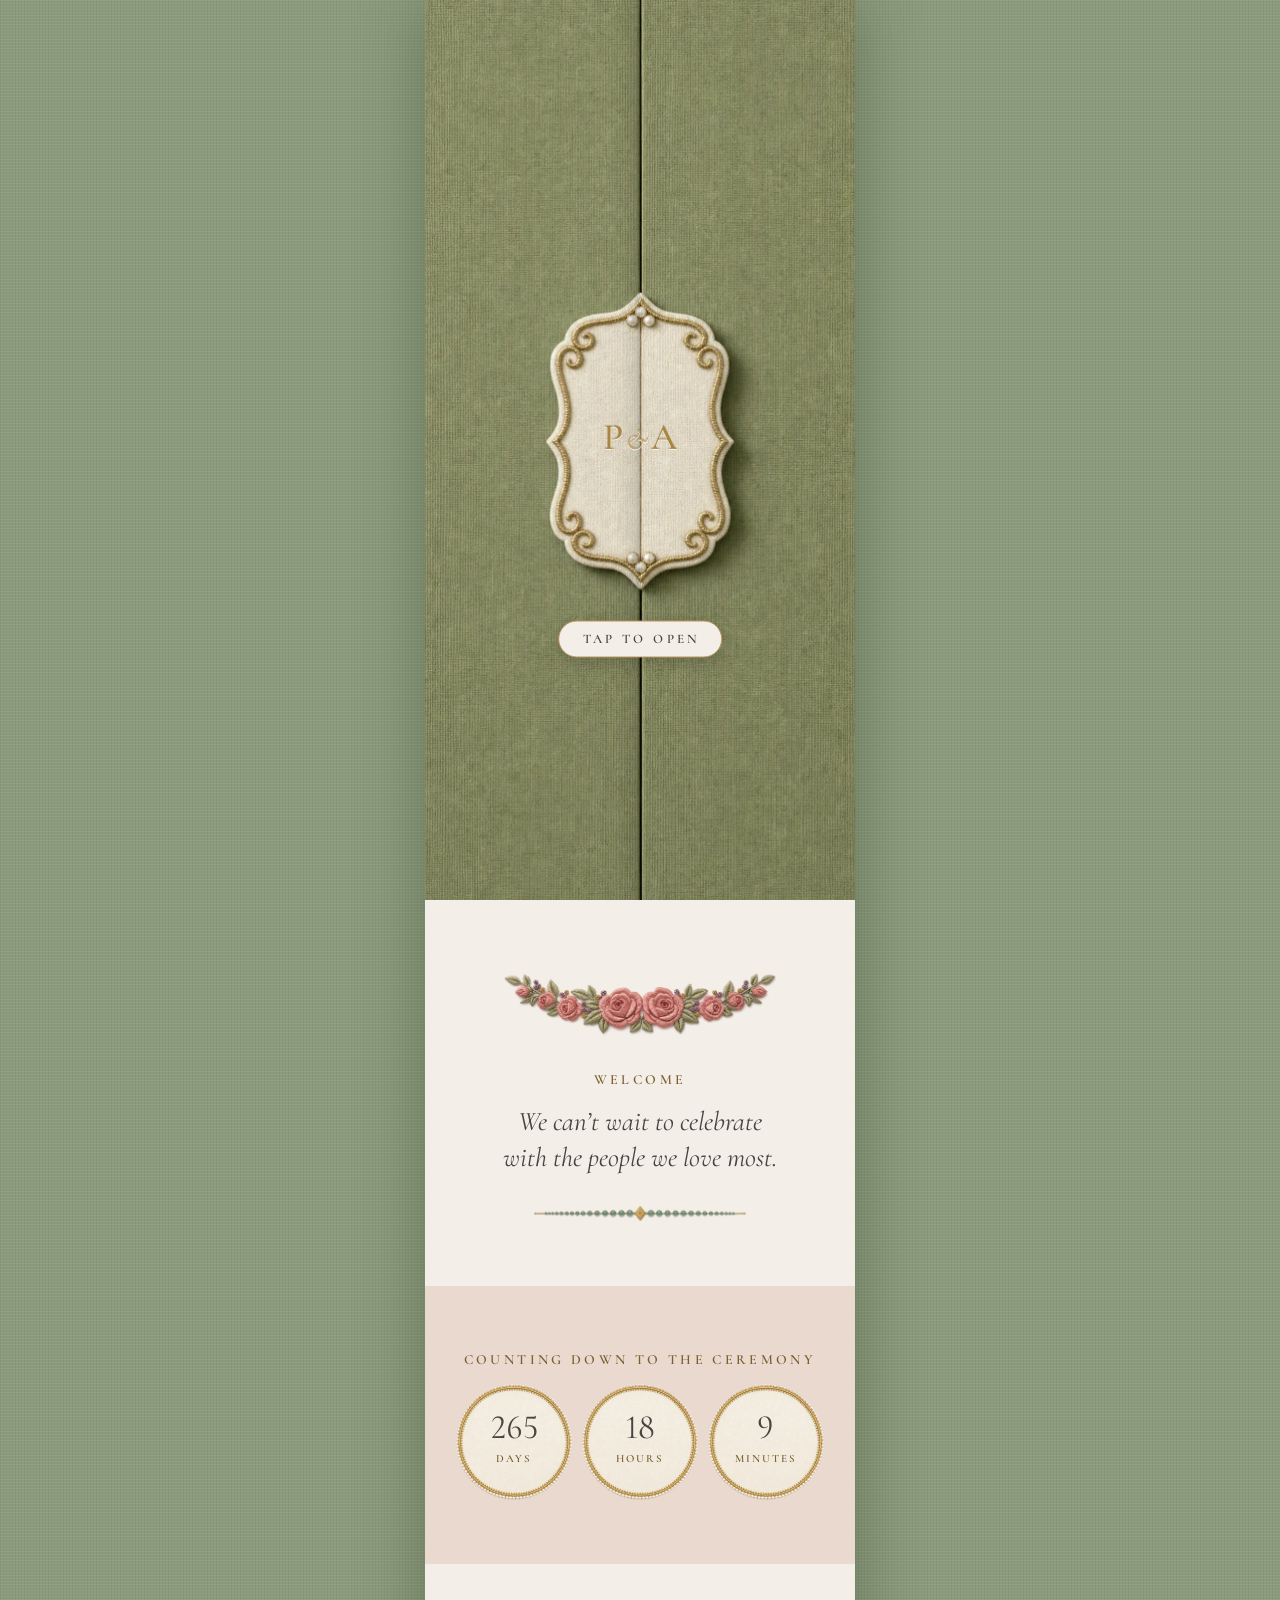
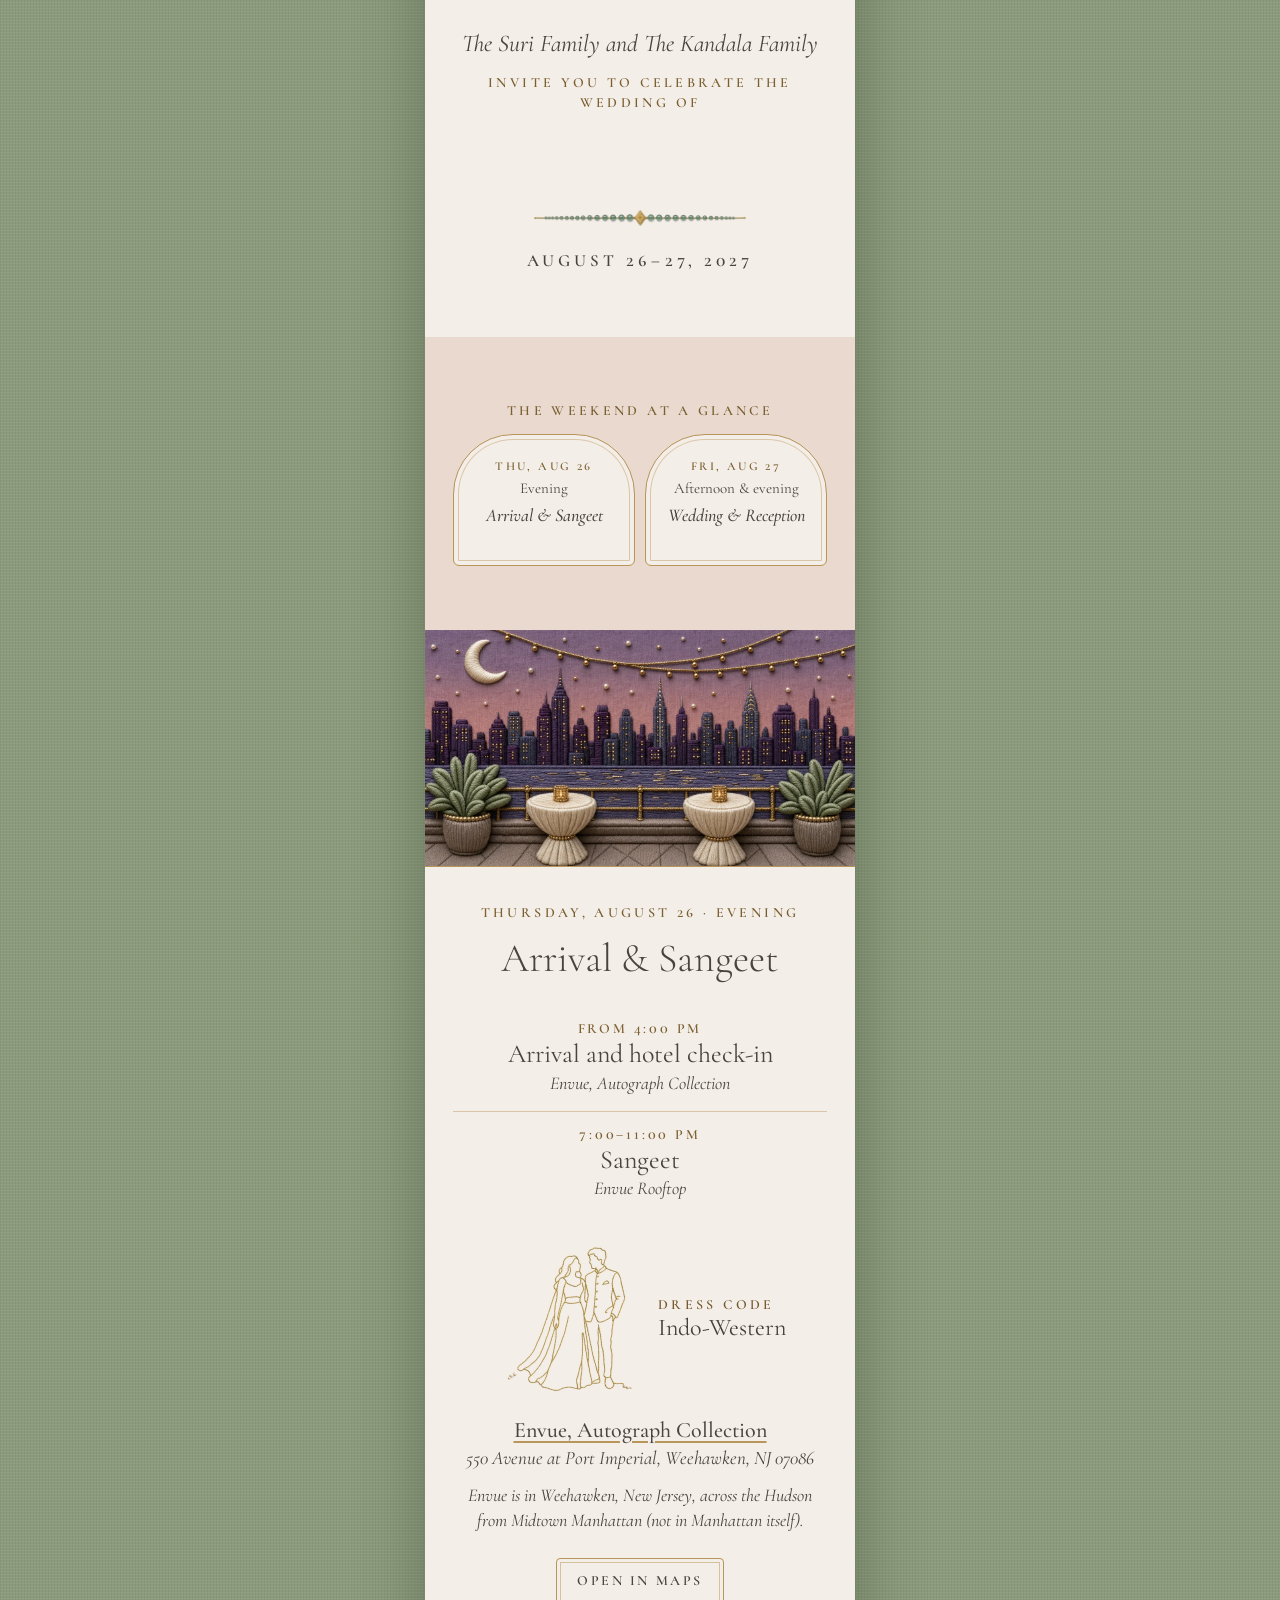
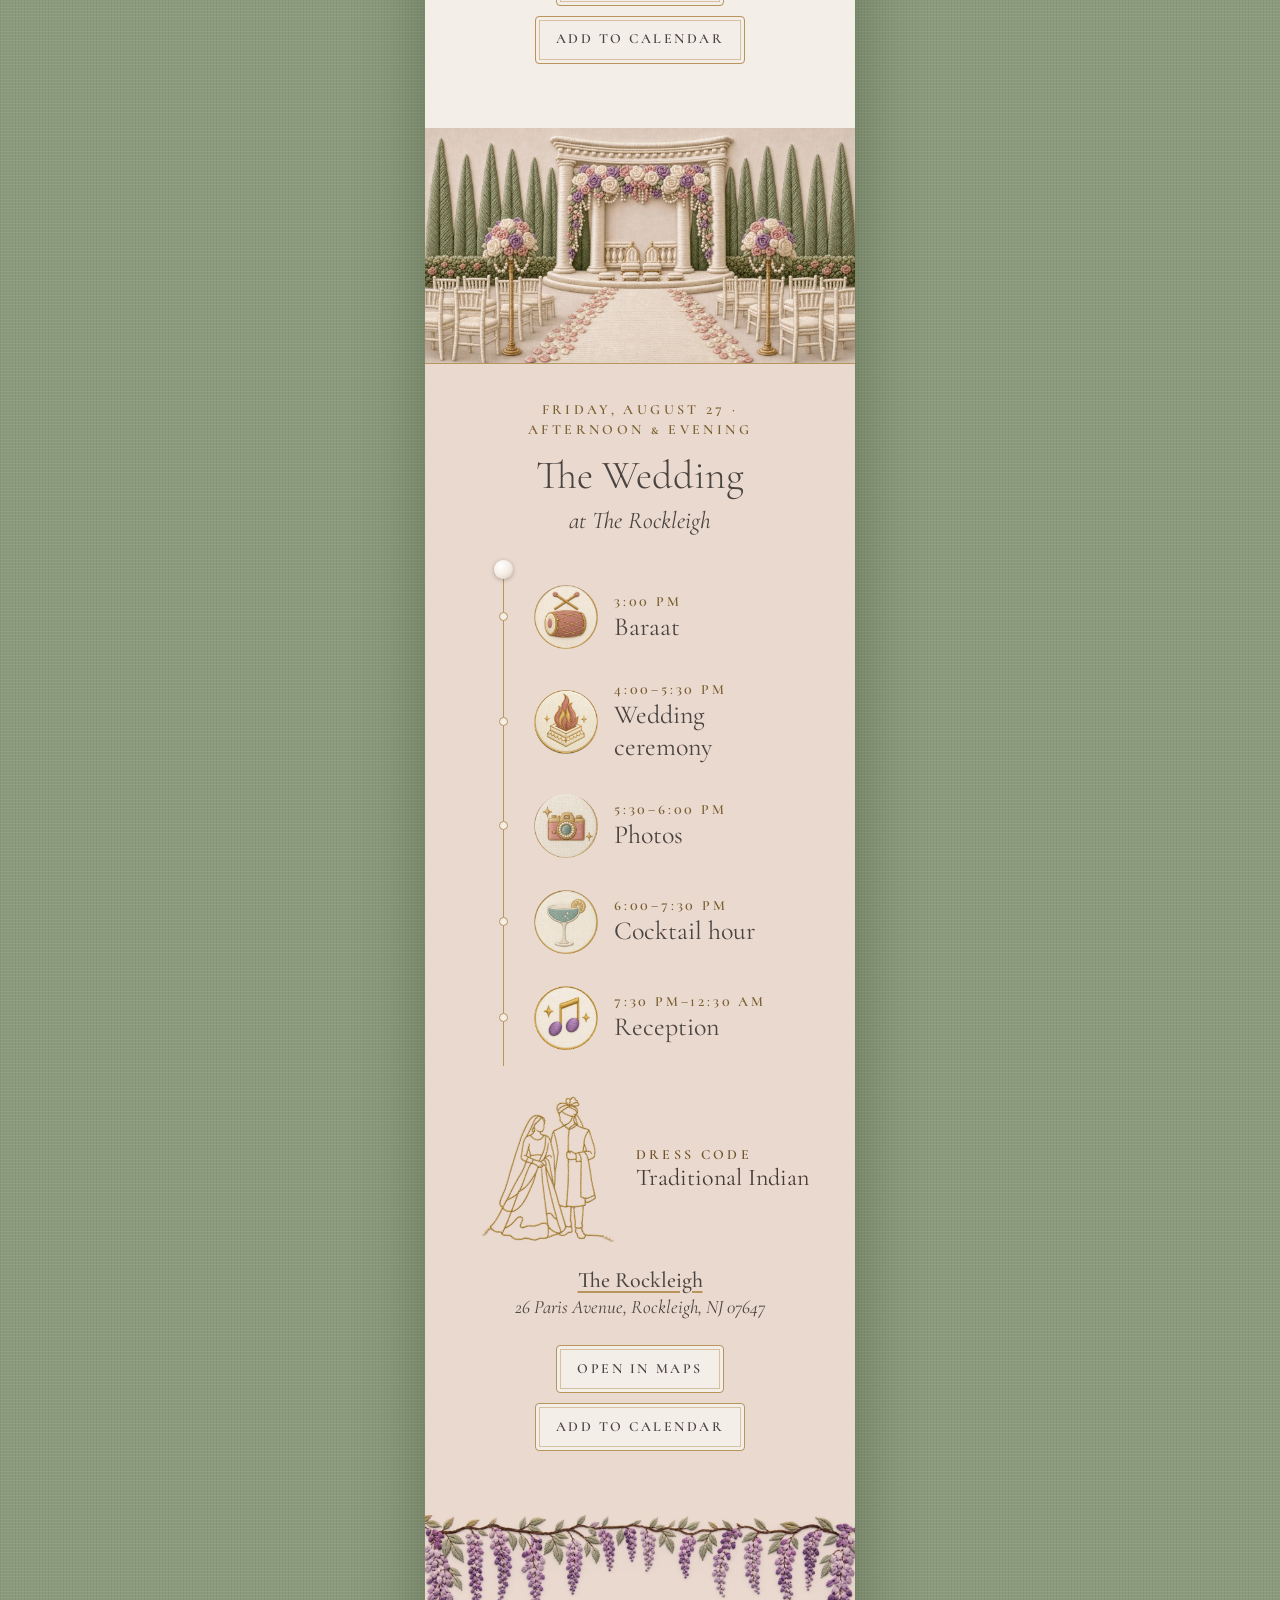
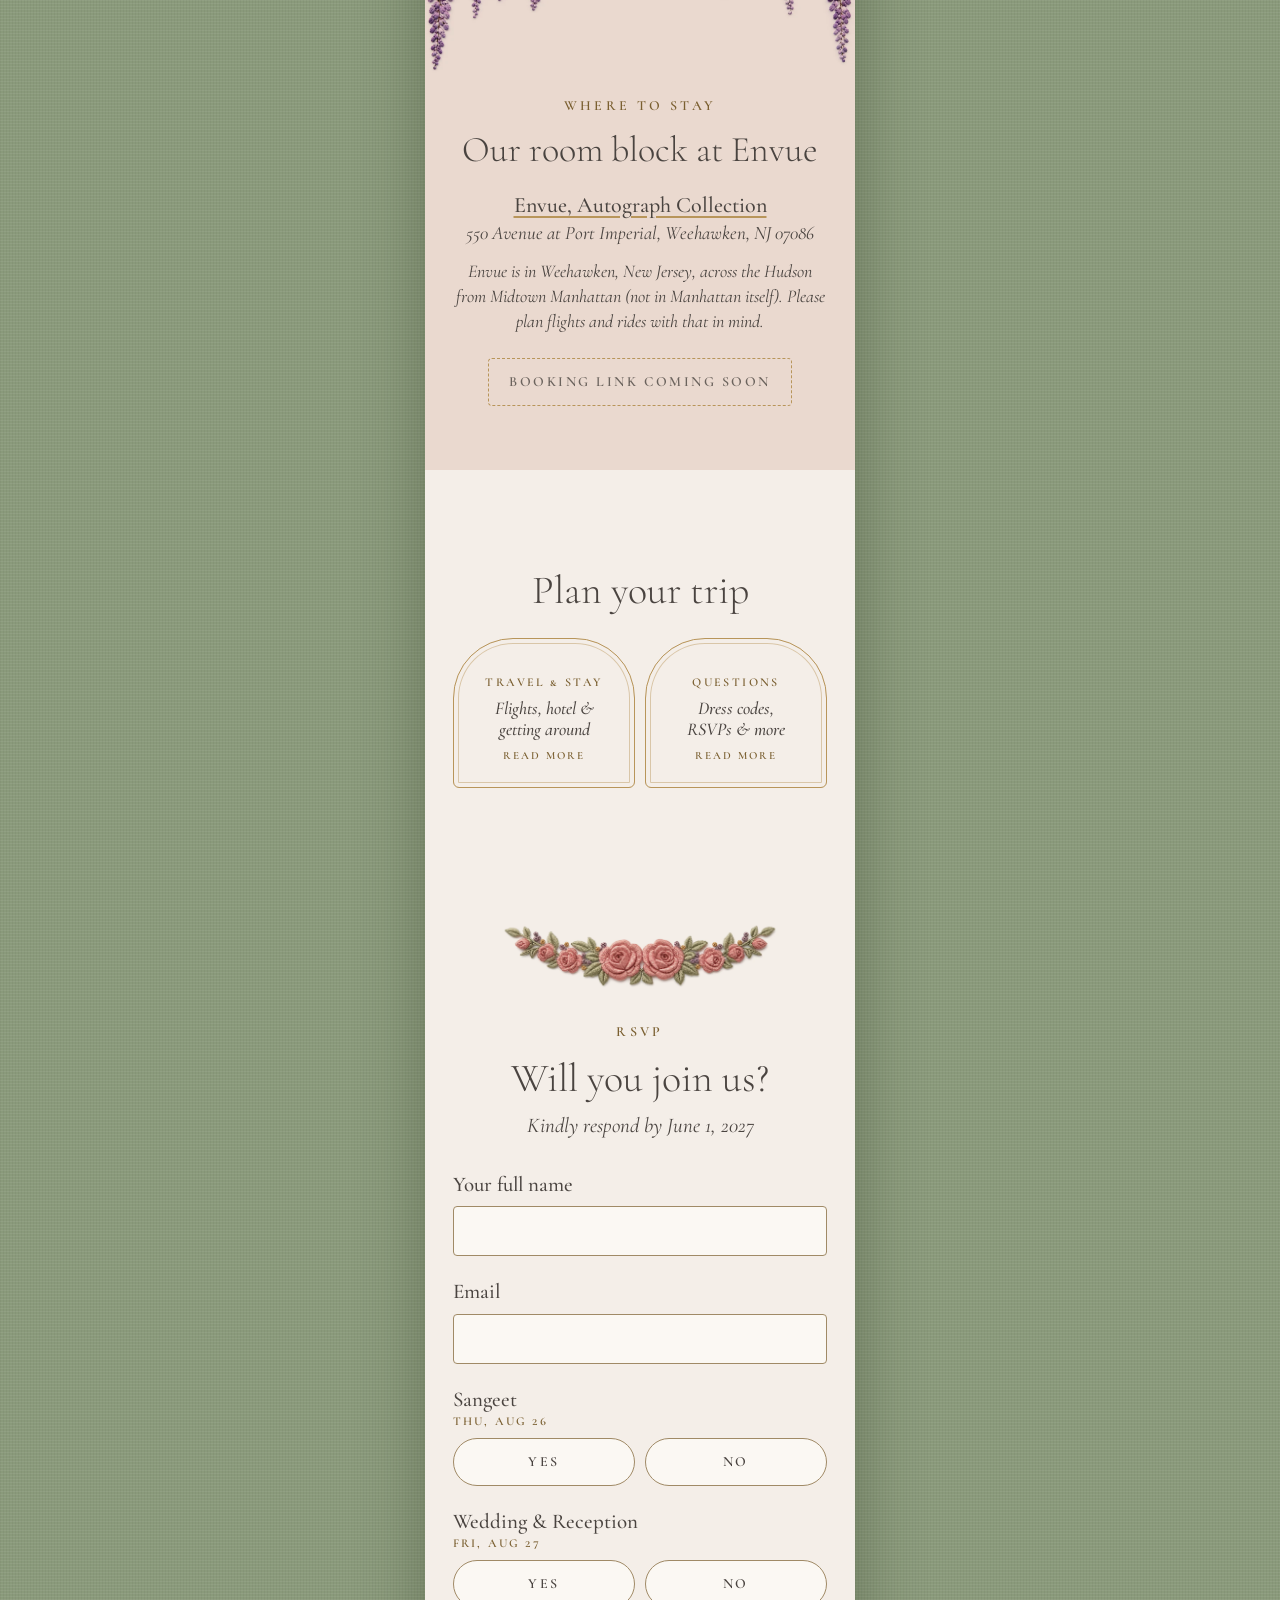
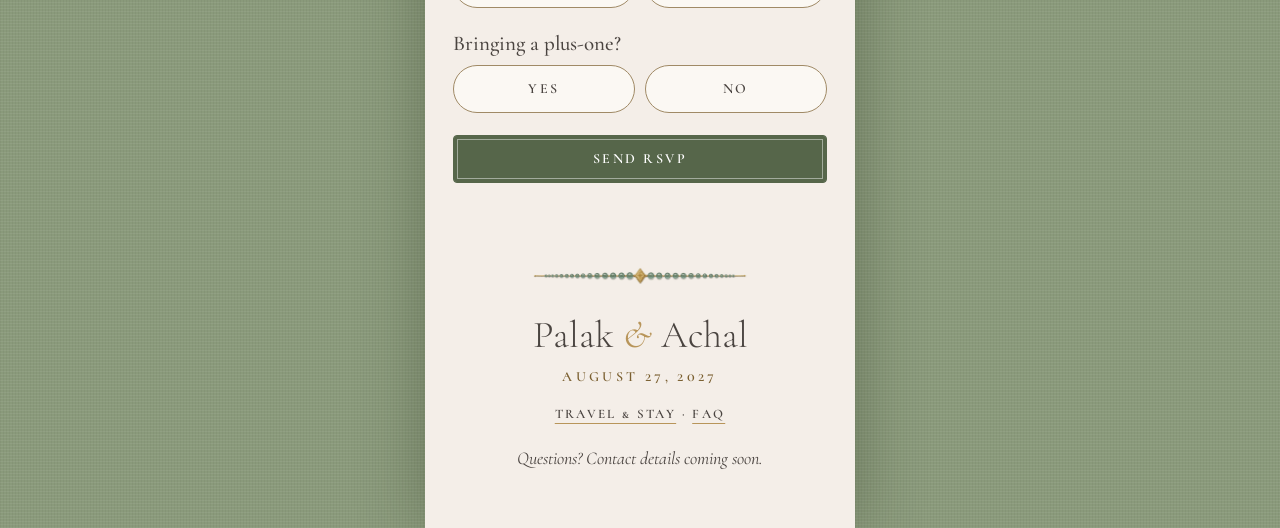
<file: index.html>
<!doctype html>
<html lang="en">
<head>
  <meta charset="utf-8">
  <meta name="viewport" content="width=device-width, initial-scale=1, viewport-fit=cover">
  <title>Palak &amp; Achal · August 27, 2027</title>
  <meta name="description" content="Join us for the wedding weekend of Palak &amp; Achal, August 26–28, 2027.">
  <meta name="theme-color" content="#8A9A7B">
  <meta name="robots" content="noindex">
  <link rel="preconnect" href="https://fonts.googleapis.com">
  <link rel="preconnect" href="https://fonts.gstatic.com" crossorigin>
  <link href="https://fonts.googleapis.com/css2?family=Cormorant+Garamond:ital,wght@0,300;0,400;0,500;0,600;1,400;1,500&family=Cormorant+SC:wght@500;600&display=swap" rel="stylesheet">
  <link rel="preload" as="image" href="art/door-left.webp">
  <link rel="preload" as="image" href="art/door-right.webp">
  <link rel="stylesheet" href="styles.css?v=21">
  <script>document.documentElement.classList.add('js', 'locked');</script>
</head>
<body>
<main class="page">

  <!-- menu bar: slides in once the invitation is open -->
  <header class="topnav" id="topnav">
    <a class="brand" href="#hero" aria-label="Back to the top"><span data-initial="first">P</span><span class="amp">&amp;</span><span data-initial="second">A</span></a>
    <nav aria-label="Pages">
      <a href="travel.html" data-keep-hash>Travel</a>
      <a href="faq.html" data-keep-hash>FAQ</a>
      <a class="pill" href="#rsvp">RSVP</a>
    </nav>
  </header>

  <!-- 1 + 2. Opening and hero -->
  <header class="hero" id="hero">
    <img class="hero-scene stage-layer" data-art="sceneHero" src="art/scene-hero.webp?v=4" width="864" height="1864"
         alt="Embroidered illustration of The Rockleigh’s courtyard: the low brick building with its white centre, a rectangular pool with five fountains, fire bowls and a stone path, framed by ivory curtains trimmed with pearls">
    <div class="hero-text">
      <p class="label hero-label">The wedding of</p>
      <h1><span data-bind="couple.first">Palak</span> <span class="amp">&amp;</span> <span data-bind="couple.second">Achal</span></h1>
      <p class="hero-date" data-bind="weddingDateLabel">August 27, 2027</p>
    </div>
    <a class="scroll-cue" href="#welcome" aria-label="Scroll to the welcome note"><span>Scroll</span></a>
    <div class="curtains stage-layer" aria-hidden="true">
      <div class="curtain-side left" data-curtain="curtainLeft"></div>
      <div class="curtain-side right" data-curtain="curtainRight"></div>
    </div>
    <link rel="preload" as="image" href="art/curtain-left.webp?v=2">
    <link rel="preload" as="image" href="art/curtain-right.webp?v=2">
    <img class="blossoms stage-layer" data-art="sceneHero" src="art/scene-hero.webp?v=4" width="864" height="1864" alt="">
    <img class="valance stage-layer" data-art="sceneHero" src="art/scene-hero.webp?v=4" width="864" height="1864" alt="">
    <button class="doors" id="doors" type="button" aria-label="Open the invitation">
      <img class="door door-left" data-art="doorLeft" src="art/door-left.webp" width="432" height="1864" alt="">
      <img class="door door-right" data-art="doorRight" src="art/door-right.webp" width="432" height="1864" alt="">
      <span class="monogram" aria-hidden="true"><span data-initial="first">P</span><span class="amp">&amp;</span><span data-initial="second">A</span></span>
      <span class="tap-hint">Tap to open</span>
    </button>
  </header>

  <!-- 3. Welcome -->
  <section class="section" id="welcome">
    <img class="floral reveal" data-art="roses" src="art/floral-roses.webp" width="400" height="110" alt="A garland of dusty-rose roses">
    <p class="label reveal">Welcome</p>
    <p class="welcome-note reveal" data-bind="welcome">We can’t wait to celebrate with the people we love most.</p>
    <img class="divider reveal" data-art="divider" src="art/divider-pearls.webp" width="300" height="24" alt="">
  </section>

  <!-- 3b. Our story (built from event-data.js) -->
  <section class="section story-section" id="story">
    <p class="label reveal">Our story</p>
    <h2 class="reveal">How we got here</h2>
    <ol class="story" id="story-list"></ol>
  </section>

  <!-- 4. Countdown -->
  <section class="section panel" id="countdown">
    <p class="label reveal">Counting down to the ceremony</p>
    <div class="medallions reveal" id="medallions" role="timer" aria-live="off">
      <div class="medallion"><img data-art="medallion" src="art/medallion.webp" width="140" height="140" alt=""><span class="num" id="cd-days">–</span><span class="unit">Days</span></div>
      <div class="medallion"><img data-art="medallion" src="art/medallion.webp" width="140" height="140" alt=""><span class="num" id="cd-hours">–</span><span class="unit">Hours</span></div>
      <div class="medallion"><img data-art="medallion" src="art/medallion.webp" width="140" height="140" alt=""><span class="num" id="cd-mins">–</span><span class="unit">Minutes</span></div>
    </div>
    <p class="today reveal" id="cd-today" hidden>Today’s the day</p>
  </section>

  <!-- 5. Invitation -->
  <section class="section" id="invitation">
    <p class="invite-hosts reveal" data-bind="hosts">The Suri Family and The Kandala Family</p>
    <p class="label reveal">invite you to celebrate the wedding of</p>
    <h2 class="invite-names reveal"><span data-bind="couple.first">Palak</span> <span class="amp">&amp;</span> <span data-bind="couple.second">Achal</span></h2>
    <img class="divider reveal" data-art="divider" src="art/divider-pearls.webp" width="300" height="24" alt="">
    <p class="invite-dates reveal" id="invite-dates">August 26–27, 2027</p>
  </section>

  <!-- 6. Weekend at a glance -->
  <section class="section panel" id="glance">
    <p class="label reveal">The weekend at a glance</p>
    <nav class="glance reveal" id="glance-cards" aria-label="Jump to a day"></nav>
  </section>

  <!-- 7–9. Day sections (built from event-data.js) -->
  <div id="days"></div>

  <!-- 10. Stay -->
  <section class="section panel stay" id="stay">
    <img class="floral wisteria reveal" data-art="wisteria" src="art/wisteria.webp" width="400" height="150" alt="Hanging wisteria blossoms">
    <p class="label reveal">Where to stay</p>
    <h2 class="reveal">Our room block at Envue</h2>
    <p class="venue reveal"><a id="hotel-link" href="#" target="_blank" rel="noopener"></a><br><span id="hotel-address"></span></p>
    <p class="note reveal" id="hotel-note"></p>
    <div class="actions reveal" id="hotel-actions"></div>
  </section>

  <!-- 10b. Plan your trip: links to the Travel and FAQ pages -->
  <section class="section" id="plan">
    <p class="label reveal">Before you go</p>
    <h2 class="reveal">Plan your trip</h2>
    <nav class="glance plan-cards reveal" aria-label="More pages">
      <a href="travel.html" data-keep-hash><span class="g-day">Travel &amp; stay</span><span class="g-title">Flights, hotel &amp; getting around</span><span class="g-go">Read more</span></a>
      <a href="faq.html" data-keep-hash><span class="g-day">Questions</span><span class="g-title">Dress codes, RSVPs &amp; more</span><span class="g-go">Read more</span></a>
    </nav>
  </section>

  <!-- 11. RSVP -->
  <section class="section" id="rsvp">
    <img class="floral reveal" data-art="roses" src="art/floral-roses.webp" width="400" height="110" alt="A garland of dusty-rose roses">
    <p class="label reveal">RSVP</p>
    <h2 class="reveal">Will you join us?</h2>
    <p class="deadline reveal">Kindly respond by <span data-bind="rsvp.deadlineLabel">June 1, 2027</span></p>

    <form class="rsvp-form reveal" id="rsvp-form" novalidate>
      <div class="field">
        <label for="f-name">Your full name</label>
        <input id="f-name" name="name" type="text" autocomplete="name" required>
        <p class="error" id="e-name" hidden>Please enter your full name.</p>
      </div>
      <div class="field">
        <label for="f-email">Email</label>
        <input id="f-email" name="email" type="email" autocomplete="email" inputmode="email" required>
        <p class="error" id="e-email" hidden>Please enter a valid email address.</p>
      </div>
      <!-- spam trap: real guests never see or fill this -->
      <div class="hp" aria-hidden="true">
        <label for="f-website">Website</label>
        <input id="f-website" name="website" type="text" tabindex="-1" autocomplete="off">
      </div>

      <div id="rsvp-days"></div>

      <div id="plus-one-block">
        <fieldset class="choice" id="fs-plusone">
          <legend>Bringing a plus-one?</legend>
          <div class="pills">
            <label><input type="radio" name="plusOne" value="Yes"><span>Yes</span></label>
            <label><input type="radio" name="plusOne" value="No"><span>No</span></label>
          </div>
          <p class="error" id="e-plusOne" hidden>Please choose Yes or No.</p>
        </fieldset>
        <div class="field" id="plus-one-name" hidden>
          <label for="f-plusname">Plus-one’s full name</label>
          <input id="f-plusname" name="plusOneName" type="text" autocomplete="off">
          <p class="hint">Your plus-one joins you on every day you’re attending.</p>
          <p class="error" id="e-plusOneName" hidden>Please enter your plus-one’s full name.</p>
        </div>
      </div>

      <p class="error form-error" id="e-form" hidden role="alert"></p>
      <button class="btn btn-primary" type="submit" id="rsvp-submit">Send RSVP</button>
    </form>

    <div class="rsvp-done" id="rsvp-done" hidden tabindex="-1">
      <h3>Thank you, <span id="done-name"></span></h3>
      <p id="done-lede"></p>
      <dl id="done-summary"></dl>
      <p class="note" id="done-note"></p>
      <button class="btn" type="button" id="rsvp-again">Change my answers</button>
    </div>

    <p class="rsvp-closed" id="rsvp-closed" hidden>RSVPs are closed. Please contact us directly.</p>
  </section>

  <!-- 12. Footer -->
  <footer class="footer">
    <img class="divider" data-art="divider" src="art/divider-pearls.webp" width="300" height="24" alt="">
    <p class="footer-names"><span data-bind="couple.first">Palak</span> <span class="amp">&amp;</span> <span data-bind="couple.second">Achal</span></p>
    <p class="label" data-bind="weddingDateLabel">August 27, 2027</p>
    <p class="footer-links"><a href="travel.html" data-keep-hash>Travel &amp; stay</a> · <a href="faq.html" data-keep-hash>FAQ</a></p>
    <p class="footer-contact">Questions? <span id="contact">Contact details coming soon.</span></p>
  </footer>

</main>
<script src="event-data.js?v=15"></script>
<script src="app.js?v=19"></script>
</body>
</html>
</file>
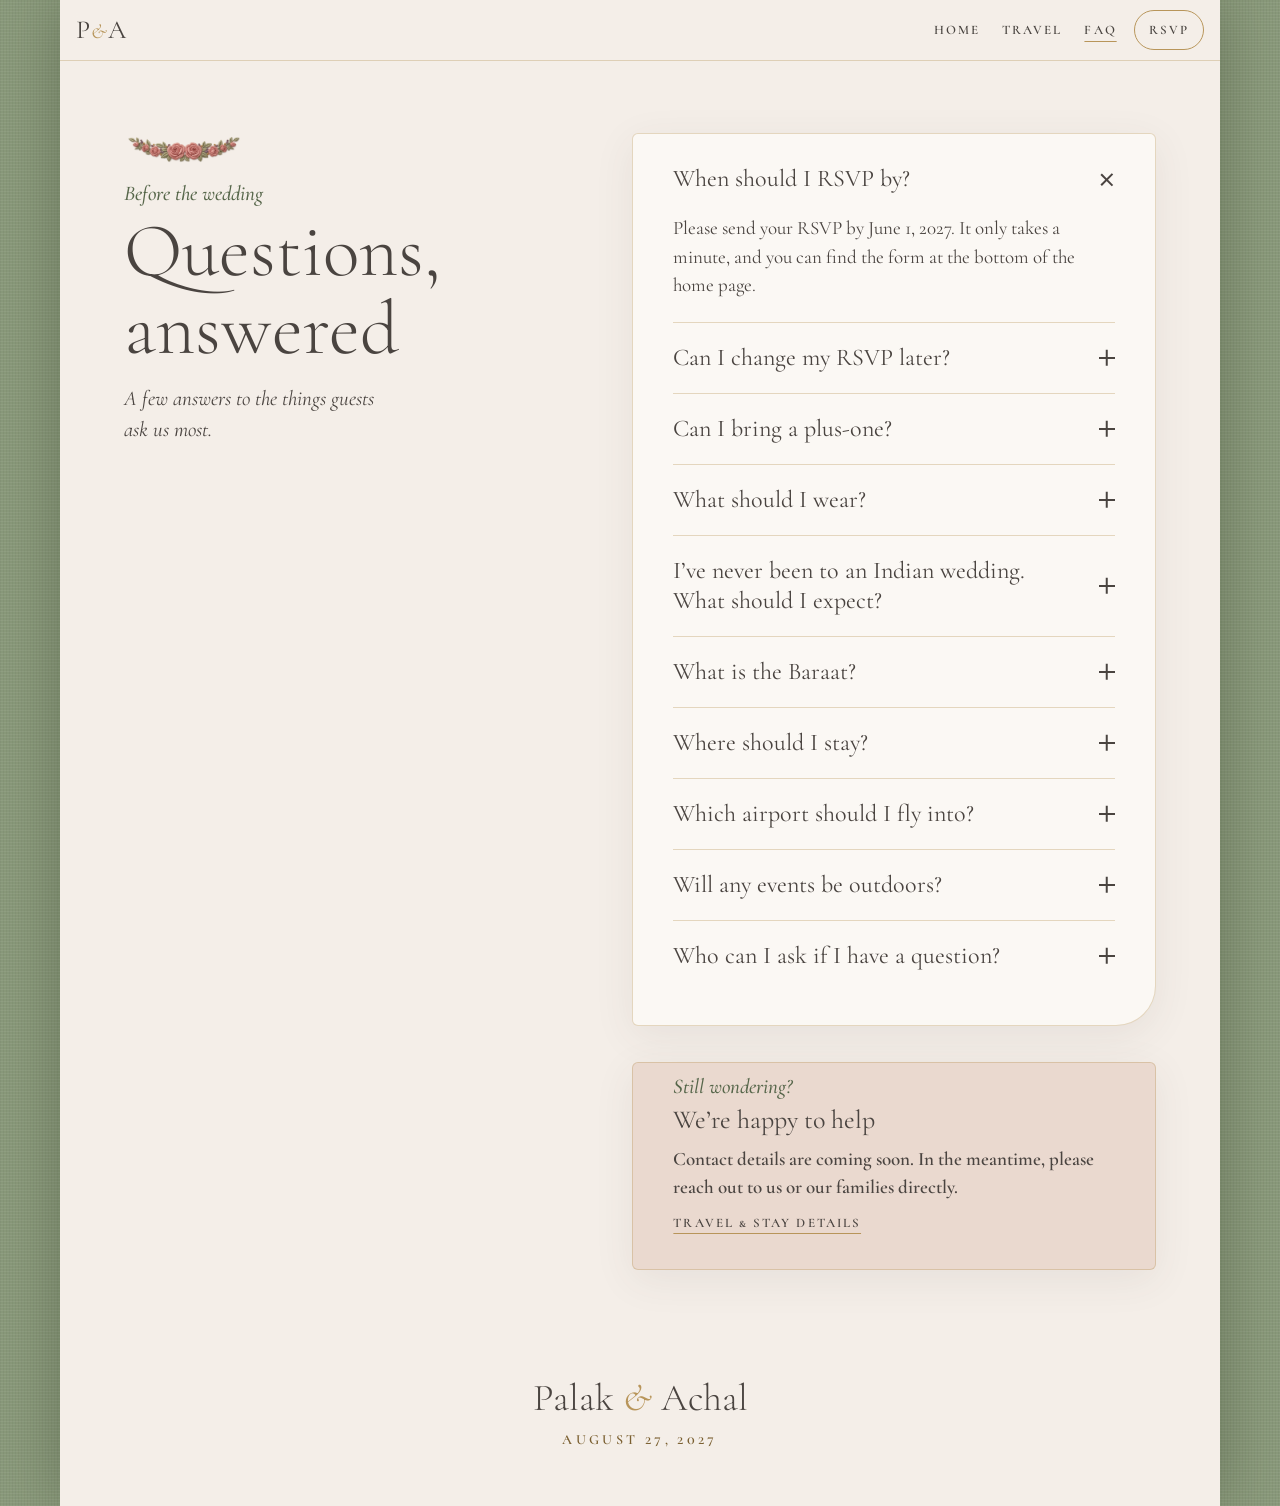
<file: faq.html>
<!doctype html>
<html lang="en">
<head>
  <meta charset="utf-8">
  <meta name="viewport" content="width=device-width, initial-scale=1, viewport-fit=cover">
  <title>Questions · Palak &amp; Achal</title>
  <meta name="description" content="Answers to common questions about the wedding weekend of Palak &amp; Achal.">
  <meta name="theme-color" content="#8A9A7B">
  <meta name="robots" content="noindex">
  <link rel="preconnect" href="https://fonts.googleapis.com">
  <link rel="preconnect" href="https://fonts.gstatic.com" crossorigin>
  <link href="https://fonts.googleapis.com/css2?family=Cormorant+Garamond:ital,wght@0,300;0,400;0,500;0,600;1,400;1,500&family=Cormorant+SC:wght@500;600&display=swap" rel="stylesheet">
  <link rel="stylesheet" href="styles.css?v=21">
</head>
<body class="sub">
<main class="page subpage">

  <header class="topnav">
    <a class="brand" href="index.html" data-keep-hash aria-label="Home"><span data-initial="first">P</span><span class="amp">&amp;</span><span data-initial="second">A</span></a>
    <nav aria-label="Pages">
      <a href="index.html" data-keep-hash>Home</a>
      <a href="travel.html" data-keep-hash>Travel</a>
      <a href="faq.html" data-keep-hash aria-current="page">FAQ</a>
      <a class="pill" href="index.html?go=rsvp" data-keep-hash>RSVP</a>
    </nav>
  </header>

  <div class="sub-grid">
    <section class="sub-intro">
      <img class="sprig" data-art="roses" src="art/floral-roses.webp" width="400" height="110" alt="">
      <p class="eyebrow">Before the wedding</p>
      <h1>Questions, answered</h1>
      <p class="lede">A few answers to the things guests ask us most.</p>
    </section>

    <section class="sub-card faq" aria-label="Questions and answers">
      <div id="faq-list"></div>
    </section>

    <section class="sub-card help help-card">
      <p class="eyebrow">Still wondering?</p>
      <h3>We’re happy to help</h3>
      <p class="help-contact" data-contact></p>
      <a class="text-link" href="travel.html" data-keep-hash>Travel &amp; stay details</a>
    </section>
  </div>

  <footer class="footer">
    <p class="footer-names"><span data-fill="couple.first">Palak</span> <span class="amp">&amp;</span> <span data-fill="couple.second">Achal</span></p>
    <p class="label" data-fill="weddingDateLabel">August 27, 2027</p>
  </footer>
</main>
<script src="event-data.js?v=15"></script>
<script src="subpage.js?v=2"></script>
</body>
</html>
</file>
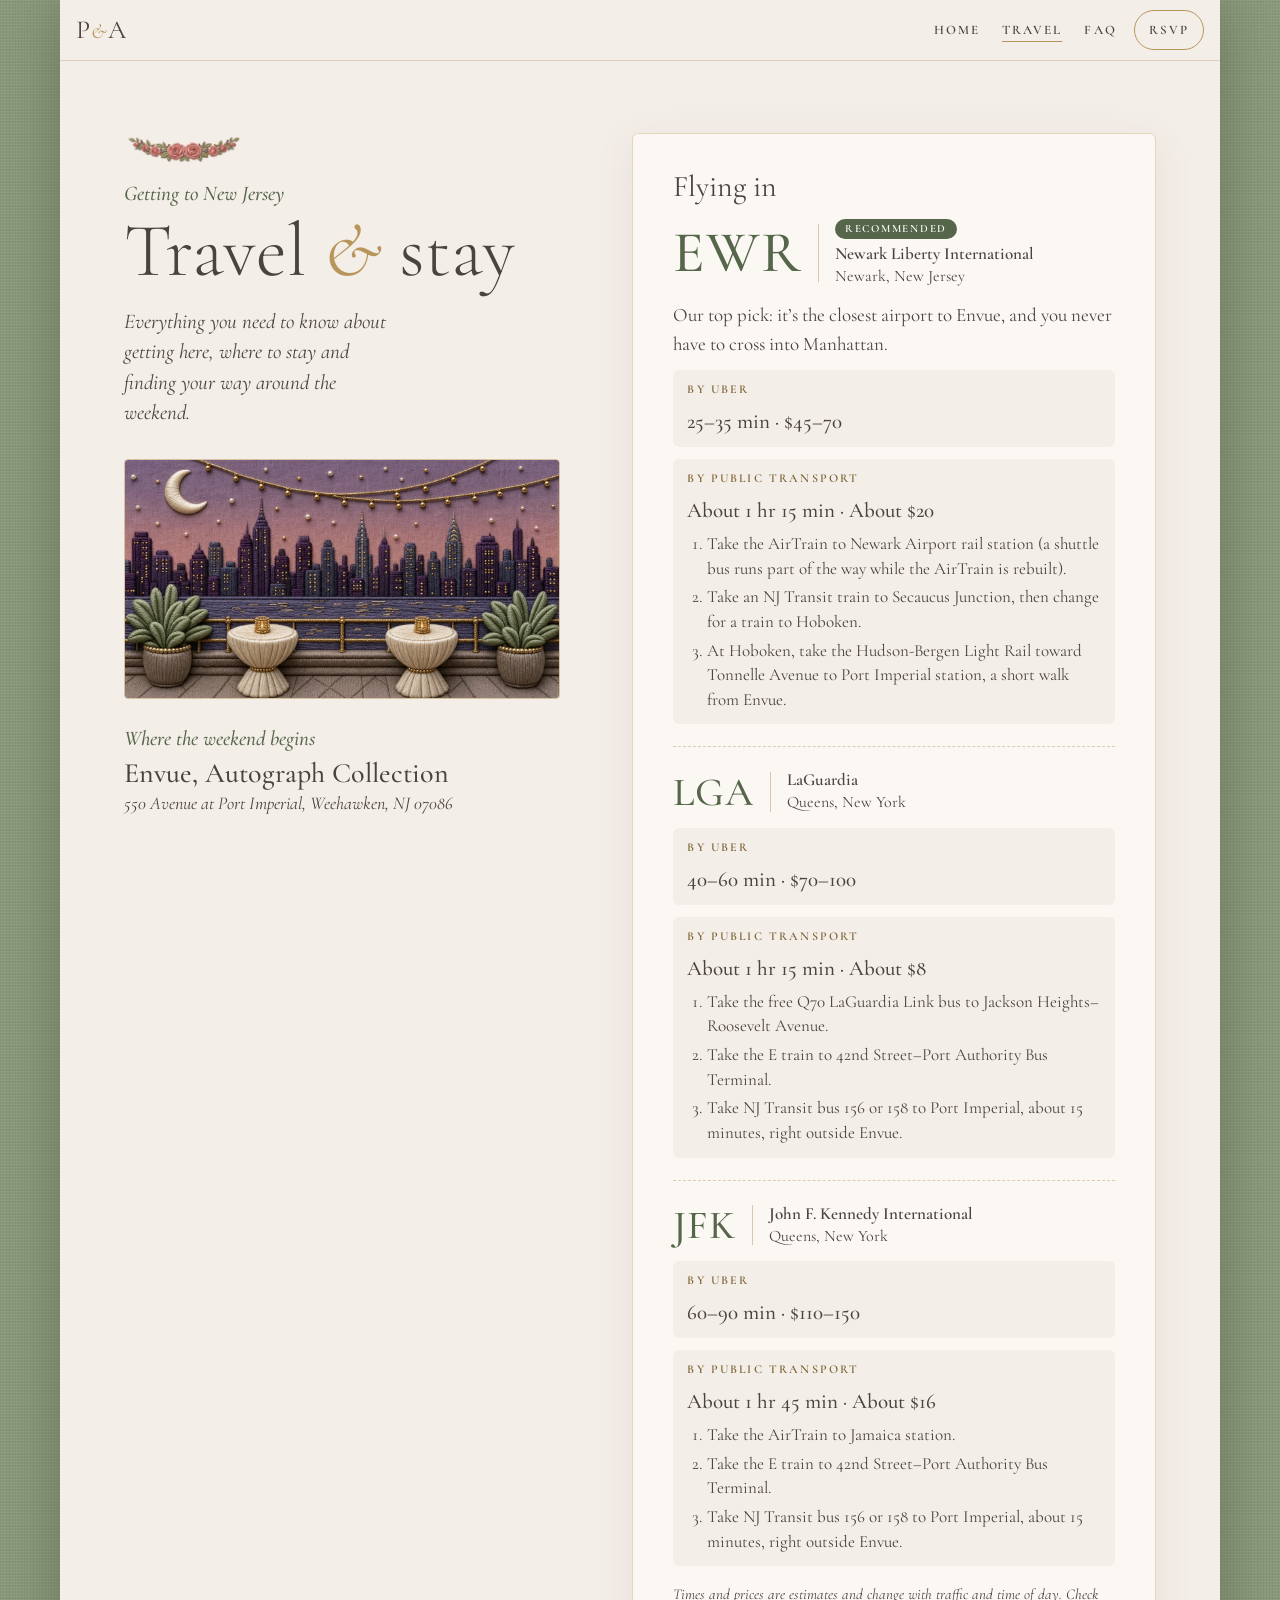
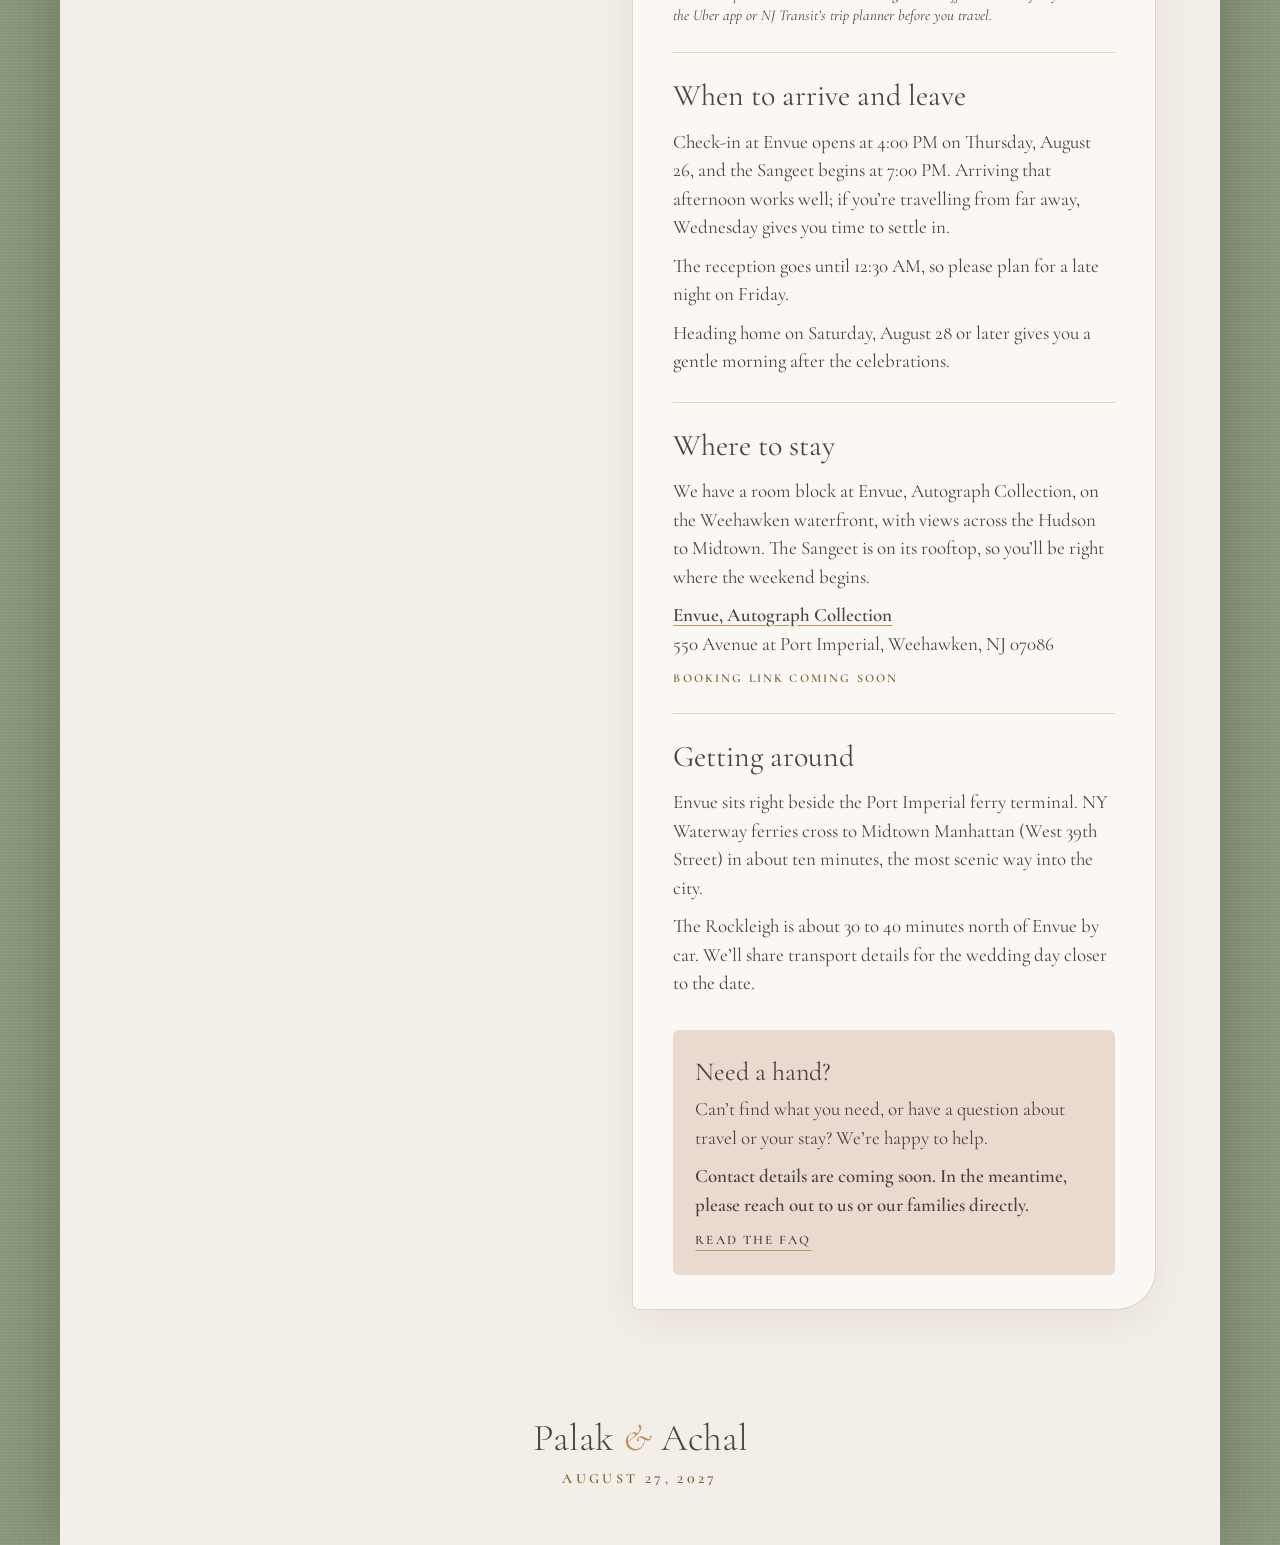
<file: travel.html>
<!doctype html>
<html lang="en">
<head>
  <meta charset="utf-8">
  <meta name="viewport" content="width=device-width, initial-scale=1, viewport-fit=cover">
  <title>Travel &amp; Stay · Palak &amp; Achal</title>
  <meta name="description" content="Flights, hotel and getting around for the wedding weekend of Palak &amp; Achal.">
  <meta name="theme-color" content="#8A9A7B">
  <meta name="robots" content="noindex">
  <link rel="preconnect" href="https://fonts.googleapis.com">
  <link rel="preconnect" href="https://fonts.gstatic.com" crossorigin>
  <link href="https://fonts.googleapis.com/css2?family=Cormorant+Garamond:ital,wght@0,300;0,400;0,500;0,600;1,400;1,500&family=Cormorant+SC:wght@500;600&display=swap" rel="stylesheet">
  <link rel="stylesheet" href="styles.css?v=21">
</head>
<body class="sub">
<main class="page subpage">

  <header class="topnav">
    <a class="brand" href="index.html" data-keep-hash aria-label="Home"><span data-initial="first">P</span><span class="amp">&amp;</span><span data-initial="second">A</span></a>
    <nav aria-label="Pages">
      <a href="index.html" data-keep-hash>Home</a>
      <a href="travel.html" data-keep-hash aria-current="page">Travel</a>
      <a href="faq.html" data-keep-hash>FAQ</a>
      <a class="pill" href="index.html?go=rsvp" data-keep-hash>RSVP</a>
    </nav>
  </header>

  <div class="sub-grid">
    <section class="sub-intro">
      <img class="sprig" data-art="roses" src="art/floral-roses.webp" width="400" height="110" alt="">
      <p class="eyebrow">Getting to New Jersey</p>
      <h1>Travel <span class="amp">&amp;</span> stay</h1>
      <p class="lede" data-fill="travel.intro"></p>
      <img class="sub-scene" src="art/scene-envue.webp" width="1280" height="704" alt="Embroidered illustration of the Envue rooftop at night, with the Manhattan skyline across the river">
      <p class="eyebrow">Where the weekend begins</p>
      <p class="sub-venue" data-fill="hotel.name"></p>
      <p class="sub-addr" data-fill="hotel.address"></p>
    </section>

    <section class="sub-card" aria-label="Travel details">
      <div class="block">
        <h2>Flying in</h2>
        <div id="airport"></div>
      </div>
      <div class="block">
        <h2>When to arrive and leave</h2>
        <div id="arrive"></div>
      </div>
      <div class="block">
        <h2>Where to stay</h2>
        <p id="stay-text"></p>
        <p class="hotel" id="stay-hotel"></p>
        <div id="stay-book"></div>
      </div>
      <div class="block">
        <h2>Getting around</h2>
        <div id="around"></div>
      </div>
      <div class="help">
        <h3>Need a hand?</h3>
        <p data-fill="travel.help"></p>
        <p class="help-contact" data-contact></p>
        <a class="text-link" href="faq.html" data-keep-hash>Read the FAQ</a>
      </div>
    </section>
  </div>

  <footer class="footer">
    <p class="footer-names"><span data-fill="couple.first">Palak</span> <span class="amp">&amp;</span> <span data-fill="couple.second">Achal</span></p>
    <p class="label" data-fill="weddingDateLabel">August 27, 2027</p>
  </footer>
</main>
<script src="event-data.js?v=15"></script>
<script src="subpage.js?v=2"></script>
</body>
</html>
</file>
<file: styles.css>
:root {
  --sage: #8A9A7B;
  --sage-deep: #56664A;
  --cream: #F4EEE8;
  --blush: #EAD9CF;
  --rose: #C48A8A;
  --wisteria: #8C6E9B;
  --gold: #B8955A;
  --gold-deep: #7A5F30;   /* gold dark enough for small text on cream/blush */
  --sea: #6F9A91;
  --ink: #4A4440;
  --serif: 'Cormorant Garamond', 'Iowan Old Style', Georgia, serif;
  --caps: 'Cormorant SC', 'Cormorant Garamond', Georgia, serif;
  --col: 430px;
}

*, *::before, *::after { box-sizing: border-box; }
html { -webkit-text-size-adjust: 100%; scroll-behavior: smooth; }
html.locked, html.locked body { overflow: hidden; }
body {
  margin: 0;
  color: var(--ink);
  font: italic 400 20px/1.5 var(--serif);
  /* sage linen behind the phone-width column on larger screens */
  background-color: var(--sage);
  background-image:
    repeating-linear-gradient(0deg, rgba(255,255,255,.06) 0 1px, transparent 1px 3px),
    repeating-linear-gradient(90deg, rgba(0,0,0,.04) 0 1px, transparent 1px 3px);
}
img { display: block; max-width: 100%; height: auto; }
a { color: inherit; }
h1, h2, h3, p, dl, dd, fieldset, legend { margin: 0; padding: 0; }
fieldset { border: 0; min-width: 0; }
:focus-visible { outline: 2px solid var(--wisteria); outline-offset: 3px; }

.page {
  position: relative;
  max-width: var(--col);
  margin: 0 auto;
  background: var(--cream);
  overflow: hidden;
  box-shadow: 0 0 60px rgba(40, 50, 30, .35);
}

.label {
  font: 600 14px/1.4 var(--caps);
  letter-spacing: .24em;
  text-transform: uppercase;
  color: var(--gold-deep);
}
h2 {
  font: 300 40px/1.1 var(--serif);
  font-style: normal;
  text-wrap: balance;
}
.amp { font-style: italic; color: var(--gold); font-weight: 400; }

/* ---------- Opening + hero ---------- */
.hero {
  position: relative;
  height: 100vh;
  height: 100svh;
  min-height: 660px;
  overflow: hidden;
  background: var(--blush);
}
/* Every layer of the opening (scene, curtains, valance) shares one box with the artwork's exact
   proportions, bottom-aligned and scaled to cover the screen, so the layers line up on any phone. */
.hero { --sh: max(100vh, 660px, min(100vw, var(--col)) * 2.157); }
@supports (height: 100svh) { .hero { --sh: max(100svh, 660px, min(100vw, var(--col)) * 2.157); } }
.stage-layer {
  position: absolute; left: 50%; bottom: 0; max-width: none;
  width: calc(var(--sh) / 2.157); height: var(--sh); margin-left: calc(var(--sh) / -4.314);
}
.hero-text {
  position: absolute; left: 0; right: 0;
  /* sits in the open linen between the drapes, above the venue (its cupolas reach 52% up the hero
     image, which is bottom-aligned and scaled to cover) */
  bottom: calc(var(--sh) * 0.535);
  padding: 0 64px;
  text-align: center;
  /* held back until the curtains are tied, then rises in */
  opacity: 0; transform: translateY(16px);
  transition: opacity .7s ease 3.2s, transform .7s ease 3.2s;
}
.hero h1 {
  margin: 8px 0 12px;
  font: 300 clamp(36px, min(15vw, 6.6vh), 64px)/1.02 var(--serif);
  font-style: normal;
}
.hero h1 span { display: block; }
.hero h1 .amp { font-size: .62em; line-height: 1.2; }
.hero-date { font: 600 17px/1.4 var(--caps); letter-spacing: .26em; text-transform: uppercase; }

.scroll-cue {
  position: absolute; left: 50%; bottom: max(18px, env(safe-area-inset-bottom));
  transform: translateX(-50%);
  min-width: 88px; min-height: 44px; padding: 6px 14px 20px;
  display: grid; place-items: start center;
  border-radius: 22px; background: rgba(244, 238, 232, .88);
  font: 600 12px/1.4 var(--caps); letter-spacing: .24em; text-transform: uppercase; text-decoration: none;
  opacity: 0; transition: opacity .6s ease 3.9s;
}
.scroll-cue::after {
  content: ''; position: absolute; bottom: 9px; left: 50%; width: 8px; height: 8px;
  border-right: 1.5px solid var(--ink); border-bottom: 1.5px solid var(--ink);
  transform: translateX(-50%) rotate(45deg);
  animation: nudge 2.2s ease-in-out infinite;
}
@keyframes nudge { 50% { transform: translate(-50%, 4px) rotate(45deg); } }

.door { position: absolute; top: 0; width: 50%; height: 100%; object-fit: cover; max-width: none; }
.door-left { left: 0; }
.door-right { right: 0; }
.door { transition: transform .9s cubic-bezier(.7, 0, .2, 1); box-shadow: 0 0 24px rgba(0,0,0,.25); }

/* ----- the curtain reveal -----
   0.0-0.9s  the doors slide fully open onto closed ivory curtains
   0.95-3.4s they flow apart in one continuous movement and gather into the tied-back drapes
   2.6-3.9s  the blossom branches grow in from the bottom corners, in front of the curtains
   3.0-3.8s  the curtains melt into the drapes drawn in the scene; the names and date rise in
   Each curtain is cut into thin horizontal strips (built in app.js). Every strip gathers toward the
   outer edge by its own amount, so together they bend into the drape's curve: pinched at the tie-back,
   flaring below it, sweeping up to the valance. Strips near the tie-back move a moment before the top
   and hem, so the fabric flows rather than sliding as one flat panel. */
.curtains { transition: opacity .8s ease 3s; }
.curtain-side {
  position: absolute; top: 0; width: 50%; height: 100%;
  filter: drop-shadow(0 0 14px rgba(70, 50, 30, .38));  /* shadow under the moving edge */
}
.curtain-side.left { left: 0; }
.curtain-side.right { right: 0; }
.curtain-strip {
  position: absolute; left: 0; width: 100%;
  background-repeat: no-repeat;
  will-change: transform;
}
.curtain-side.left .curtain-strip { transform-origin: 0 50%; }
.curtain-side.right .curtain-strip { transform-origin: 100% 50%; }
.hero.open .curtain-strip { animation: curtain-draw 2.3s cubic-bezier(.45, 0, .25, 1) calc(.95s + var(--lag)) both; }
@keyframes curtain-draw {
  from { transform: scaleX(1); }
  to   { transform: scaleX(var(--s)); }
}
/* The blossom branches at the foot of the scene sit in front of the drapes. A copy of the scene,
   masked to the two bottom corners, grows outward from each corner over the gathering curtains, so the
   flowers bloom into view instead of appearing when the curtains hand over. */
.blossoms {
  pointer-events: none;
  --bloom: radial-gradient(farthest-side at 0 100%, #000 72%, transparent);
  --bloom-r: radial-gradient(farthest-side at 100% 100%, #000 72%, transparent);
  -webkit-mask-image: var(--bloom), var(--bloom-r);
  mask-image: var(--bloom), var(--bloom-r);
  -webkit-mask-repeat: no-repeat; mask-repeat: no-repeat;
  -webkit-mask-position: 0 100%, 100% 100%; mask-position: 0 100%, 100% 100%;
  -webkit-mask-size: 0 0, 0 0; mask-size: 0 0, 0 0;
}
.hero.open .blossoms { animation: bloom 1.3s cubic-bezier(.25, .6, .3, 1) 2.6s both; }
@keyframes bloom {
  from { -webkit-mask-size: 0 0, 0 0; mask-size: 0 0, 0 0; }
  to   { -webkit-mask-size: 46% 30%, 46% 30%; mask-size: 46% 30%, 46% 30%; }
}
.valance {
  pointer-events: none;
  --swag: #000 96%, transparent 100%;
  -webkit-mask-image:
    radial-gradient(ellipse 16.5% 7.6% at 17% 1.5%, var(--swag)),
    radial-gradient(ellipse 16.5% 7.6% at 50% 1.5%, var(--swag)),
    radial-gradient(ellipse 16.5% 7.6% at 83% 1.5%, var(--swag)),
    linear-gradient(#000 0 3.6%, transparent 3.6%);
  mask-image:
    radial-gradient(ellipse 16.5% 7.6% at 17% 1.5%, var(--swag)),
    radial-gradient(ellipse 16.5% 7.6% at 50% 1.5%, var(--swag)),
    radial-gradient(ellipse 16.5% 7.6% at 83% 1.5%, var(--swag)),
    linear-gradient(#000 0 3.6%, transparent 3.6%);
}

.doors { position: absolute; inset: 0; width: 100%; padding: 0; border: 0; background: none; cursor: pointer; -webkit-tap-highlight-color: transparent; }
/* the couple's initials, lettered in gold on the door plaque */
.monogram {
  position: absolute; left: 50%; top: 48.6%; transform: translate(-50%, -50%);
  display: flex; align-items: baseline; gap: .06em; white-space: nowrap;
  font: 500 clamp(26px, 8.6vw, 37px)/1 var(--serif); font-style: normal; letter-spacing: .02em;
  color: #A9853F; text-shadow: 0 1px 0 rgba(255,255,255,.75), 0 -1px 0 rgba(96,66,20,.28);
  transition: opacity .35s ease;
}
.monogram .amp { font-size: .78em; color: #C2A368; }
.tap-hint {
  position: absolute; left: 50%; top: 71%; transform: translate(-50%, -50%);
  padding: 11px 20px; border-radius: 30px;
  background: var(--cream); color: var(--ink); border: 1px solid var(--gold);
  font: 600 13px/1 var(--caps); letter-spacing: .26em; text-indent: .26em; text-transform: uppercase; white-space: nowrap;
  box-shadow: 0 4px 18px rgba(0,0,0,.2);
  opacity: 0; animation: hint-in .9s ease .7s forwards, hint-pulse 2.4s ease-in-out 1.6s infinite;
  transition: opacity .35s ease;
}
@keyframes hint-in { to { opacity: 1; } }
@keyframes hint-pulse { 50% { box-shadow: 0 4px 18px rgba(0,0,0,.2), 0 0 0 9px rgba(244,238,232,.28); } }

.hero.open .door-left { transform: translateX(-101%); }
.hero.open .door-right { transform: translateX(101%); }
.hero.open .tap-hint { animation: none; opacity: 0; }
.hero.open .curtains { opacity: 0; }
.hero.open .hero-text { opacity: 1; transform: none; }
.hero.open .monogram { opacity: 0; }
.hero.done .curtains, .hero.done .valance, .hero.done .blossoms { display: none; }
.hero.open .scroll-cue { opacity: 1; }
.hero.done .doors { display: none; }

/* ---------- Sections ---------- */
.section { padding: 64px 28px; text-align: center; }
.panel { background: var(--blush); }
/* florals, dividers and figures are photographed on white paper; multiply drops the white out */
.floral, .divider, .dress { mix-blend-mode: multiply; }
.floral { width: 78%; margin: 0 auto 26px; }
.divider { width: 220px; margin: 28px auto 0; }
.section > .label { margin-bottom: 14px; }
.label .nw { white-space: nowrap; }

.js .reveal { opacity: 0; transform: translateY(22px); transition: opacity .9s ease, transform .9s ease; }
.js .reveal.in { opacity: 1; transform: none; }

.welcome-note { font-size: 27px; line-height: 1.35; text-wrap: balance; padding: 0 6px; }

/* our story: a gold thread down the left, a pearl at each moment */
.story-section { padding-top: 24px; }
.story { position: relative; list-style: none; margin: 30px auto 0; padding: 0 0 0 34px; max-width: 360px; text-align: left; }
.story::before { content: ''; position: absolute; left: 8px; top: 10px; bottom: 10px; width: 1px; background: var(--gold); }
.story li { position: relative; padding: 0 0 26px; }
.story li:last-child { padding-bottom: 0; }
.story li::before {
  content: ''; position: absolute; left: -32px; top: 4px; width: 13px; height: 13px; border-radius: 50%;
  background: radial-gradient(circle at 35% 30%, #fff, #F3EBE2 55%, #CDBFB1); box-shadow: 0 1px 3px rgba(74,68,64,.35);
}
.story .when { font: 600 13px/1.3 var(--caps); letter-spacing: .2em; text-transform: uppercase; color: var(--gold-deep); }
.story .what { margin-top: 4px; font-size: 20px; line-height: 1.4; text-wrap: pretty; }
.story em { display: block; margin-top: 6px; font-size: 22px; color: var(--gold-deep); }

/* countdown */
.medallions { display: flex; justify-content: center; gap: 10px; margin-top: 10px; }
.medallion { position: relative; width: 31%; max-width: 118px; aspect-ratio: 1; }
.medallion img { position: absolute; inset: 0; width: 100%; height: 100%; }
.medallion .num {
  position: absolute; left: 0; right: 0; top: 23%;
  font: 400 34px/1 var(--serif); font-style: normal; font-variant-numeric: lining-nums;
}
.medallion .unit {
  position: absolute; left: 0; right: 0; top: 60%;
  font: 600 11px/1 var(--caps); letter-spacing: .18em; text-transform: uppercase; color: var(--gold-deep);
}
.today { font: 300 40px/1.1 var(--serif); font-style: italic; margin-top: 8px; }

/* invitation */
.invite-hosts { font-size: 24px; line-height: 1.3; margin-bottom: 14px; text-wrap: balance; }
.invite-names { font-size: 50px; margin-top: 8px; }
.invite-dates { margin-top: 22px; font: 600 17px/1.4 var(--caps); letter-spacing: .24em; text-transform: uppercase; }

/* at a glance */
.glance { display: grid; grid-template-columns: repeat(var(--n, 3), 1fr); gap: 10px; margin-top: 8px; }
.glance a {
  display: flex; flex-direction: column; align-items: center; gap: 4px;
  min-height: 132px; padding: 16px 6px 14px;
  background: var(--cream); border: 1px solid var(--gold); border-radius: 60px 60px 6px 6px;
  text-decoration: none; outline-offset: 2px;
  box-shadow: inset 0 0 0 4px var(--cream), inset 0 0 0 5px rgba(184,149,90,.45);
}
.glance .g-day { font: 600 12px/1.3 var(--caps); letter-spacing: .2em; text-transform: uppercase; color: var(--gold-deep); margin-top: 8px; }
.glance .g-date { font: 400 15px/1.2 var(--serif); font-style: normal; }
.glance .g-title { font: 500 italic 18px/1.15 var(--serif); margin-top: 4px; text-wrap: balance; }
.glance .g-opt { font: 600 10px/1 var(--caps); letter-spacing: .16em; text-transform: uppercase; color: var(--wisteria); }

/* day sections */
.day { padding-top: 0; }
.day .scene {
  width: calc(100% + 56px); max-width: none; margin: 0 -28px 36px;
  aspect-ratio: 20 / 11; object-fit: cover;
  border-bottom: 1px solid var(--gold);
}
.day h2 { margin-bottom: 6px; }
.venue-line { font-size: 24px; }
.tag {
  display: inline-block; margin-top: 8px; padding: 4px 12px 5px; border-radius: 20px;
  border: 1px solid var(--wisteria); color: #6A4F78;
  font: 600 11px/1.2 var(--caps); letter-spacing: .2em; text-transform: uppercase;
}
.schedule { list-style: none; margin: 26px 0 0; padding: 0; }
.schedule li { padding: 14px 0; }
.schedule li + li { border-top: 1px solid rgba(184,149,90,.45); }
.schedule .time, .timeline .time { font: 600 14px/1.3 var(--caps); letter-spacing: .2em; text-transform: uppercase; color: var(--gold-deep); }
.schedule .name, .timeline .name { font: 400 26px/1.2 var(--serif); font-style: normal; }
.schedule .place { font-size: 18px; }

.timeline { position: relative; list-style: none; margin: 30px auto 0; padding: 0 0 0 44px; max-width: 300px; text-align: left; }
.timeline::before { content: ''; position: absolute; left: 13px; top: 0; bottom: 0; width: 1px; background: var(--gold); }
.timeline li { position: relative; display: flex; align-items: center; gap: 16px; padding: 16px 0; }
.timeline li::before {
  content: ''; position: absolute; left: -35px; top: 50%; width: 9px; height: 9px; margin-top: -5px;
  border-radius: 50%; background: var(--cream); border: 1px solid var(--gold); transition: background .4s;
}
.timeline li.passed::before { background: var(--gold); }
.timeline img, .timeline .t-icon { width: 64px; height: 64px; flex: none; }
.timeline .pearl {
  position: absolute; left: 4px; top: -9px; width: 19px; height: 19px; border-radius: 50%;
  background: radial-gradient(circle at 35% 30%, #fff, #F3EBE2 55%, #CDBFB1);
  box-shadow: 0 1px 4px rgba(74,68,64,.4); will-change: transform; z-index: 1;
}

.dress { display: flex; align-items: center; justify-content: center; gap: 14px; margin-top: 28px; text-align: left; }
.dress img { width: 150px; flex: none; }
.dress-name { font: 400 24px/1.2 var(--serif); font-style: normal; }
.venue { margin-top: 22px; font-size: 19px; line-height: 1.4; }
.venue a, .venue strong { font: 500 22px/1.3 var(--serif); font-style: normal; text-decoration-color: var(--gold); text-underline-offset: 4px; }
.note { margin-top: 12px; font-size: 18px; line-height: 1.4; text-wrap: pretty; }

.actions { display: flex; flex-wrap: wrap; justify-content: center; gap: 10px; margin-top: 24px; }
.btn {
  display: inline-flex; align-items: center; justify-content: center;
  min-height: 48px; padding: 10px 20px;
  border: 1px solid var(--gold); border-radius: 4px; background: var(--cream); color: var(--ink);
  box-shadow: inset 0 0 0 3px var(--cream), inset 0 0 0 4px rgba(184,149,90,.5);
  font: 600 14px/1.2 var(--caps); letter-spacing: .18em; text-transform: uppercase; text-decoration: none;
  cursor: pointer; transition: background .2s, color .2s;
}
.btn:hover { background: #FBF8F3; }
.btn:active { background: var(--blush); }
.btn[disabled] { cursor: not-allowed; color: #6B635D; border-style: dashed; background: transparent; box-shadow: none; }
.btn-primary { width: 100%; background: var(--sage-deep); border-color: var(--sage-deep); color: #fff; box-shadow: inset 0 0 0 3px var(--sage-deep), inset 0 0 0 4px rgba(255,255,255,.45); }
.btn-primary:hover, .btn-primary:active { background: #485740; }
.cal { position: relative; }
.cal-menu {
  position: absolute; z-index: 5; left: 50%; top: calc(100% + 6px); transform: translateX(-50%);
  width: 220px; padding: 6px; background: var(--cream); border: 1px solid var(--gold); border-radius: 4px;
  box-shadow: 0 8px 24px rgba(74,68,64,.2);
}
.cal-menu a { display: flex; align-items: center; justify-content: center; min-height: 44px; font: 500 19px/1.2 var(--serif); font-style: normal; text-decoration: none; border-radius: 3px; }
.cal-menu a:hover { background: var(--blush); }
.cal-menu a + a { border-top: 1px solid rgba(184,149,90,.4); }

/* stay */
.stay .wisteria { width: calc(100% + 56px); max-width: none; margin: -64px -28px 20px; }
.stay h2 { font-size: 36px; }

/* ---------- RSVP ---------- */
.deadline { margin-top: 10px; font-size: 21px; }
.rsvp-form { margin-top: 30px; text-align: left; }
.field, .choice { margin-bottom: 22px; }
.field label, .choice legend { display: block; margin-bottom: 8px; font: 500 21px/1.3 var(--serif); font-style: normal; }
.choice legend small { display: block; font: 600 12px/1.4 var(--caps); letter-spacing: .18em; text-transform: uppercase; color: var(--gold-deep); }
.field input {
  width: 100%; min-height: 50px; padding: 10px 14px;
  border: 1px solid #A08A66; border-radius: 4px; background: #FBF8F3; color: var(--ink);
  font: 400 20px/1.3 var(--serif); font-style: normal;
}
.field input:focus { outline: 2px solid var(--wisteria); outline-offset: 1px; }
.field input[aria-invalid="true"] { border-color: #A2453F; }
.pills { display: grid; grid-template-columns: 1fr 1fr; gap: 10px; }
.pills label { position: relative; cursor: pointer; }
.pills input { position: absolute; opacity: 0; inset: 0; width: 100%; height: 100%; margin: 0; cursor: pointer; }
.pills span {
  display: flex; align-items: center; justify-content: center; min-height: 48px;
  border: 1px solid #A08A66; border-radius: 26px; background: #FBF8F3;
  font: 600 14px/1 var(--caps); letter-spacing: .2em; text-transform: uppercase; transition: background .2s, color .2s;
}
.pills input:checked + span { background: var(--sage-deep); border-color: var(--sage-deep); color: #fff; }
.pills input:focus-visible + span { outline: 2px solid var(--wisteria); outline-offset: 3px; }
.hint { margin-top: 8px; font-size: 17px; }
.error { margin-top: 8px; font: 500 17px/1.3 var(--serif); font-style: normal; color: #8E352F; }
.form-error { margin-bottom: 14px; }
.hp { position: absolute; left: -9999px; width: 1px; height: 1px; overflow: hidden; }

.rsvp-done { margin-top: 30px; padding: 28px 22px; background: var(--blush); border: 1px solid var(--gold); border-radius: 4px; box-shadow: inset 0 0 0 4px var(--blush), inset 0 0 0 5px rgba(184,149,90,.5); }
.rsvp-done h3 { font: 300 32px/1.15 var(--serif); font-style: normal; text-wrap: balance; }
.rsvp-done > p { margin-top: 10px; }
.rsvp-done dl { margin: 20px 0; text-align: left; }
.rsvp-done dl div { display: flex; justify-content: space-between; gap: 16px; padding: 10px 0; border-top: 1px solid rgba(184,149,90,.5); }
.rsvp-done dt { font: 400 19px/1.3 var(--serif); font-style: normal; }
.rsvp-done dd { font: 600 14px/1.5 var(--caps); letter-spacing: .14em; text-transform: uppercase; text-align: right; }
.rsvp-done .btn { margin-top: 18px; }
.rsvp-closed { margin-top: 30px; font-size: 26px; line-height: 1.3; text-wrap: balance; }

/* ---------- Footer ---------- */
.footer { padding: 20px 28px calc(56px + env(safe-area-inset-bottom)); text-align: center; background: var(--cream); }
.footer .divider { margin: 0 auto 30px; }
.footer-names { font: 300 38px/1.1 var(--serif); font-style: normal; margin-bottom: 10px; }
.footer-contact { margin-top: 20px; font-size: 18px; }

/* ---------- Reduced motion: simple fades only ---------- */
@media (prefers-reduced-motion: reduce) {
  html { scroll-behavior: auto; }
  .door { transition: opacity .7s ease; }
  .hero.open .door-left, .hero.open .door-right { transform: none; opacity: 0; }
  .curtains { transition: opacity .7s ease .4s; }
  .hero.open .curtain-strip { animation: none; }
  .blossoms { display: none; }
  .hero-text { transform: none; transition: opacity .8s ease 1s; }
  .scroll-cue { transition: opacity .8s ease 1s; }
  .scroll-cue::after, .tap-hint { animation: none; }
  .tap-hint { opacity: 1; }
  .js .reveal { transform: none; transition: opacity .6s ease; }
}

/* short phones: drop the small label so the names clear the top edge */
@media (max-height: 700px) { .hero-label { display: none; } }

/* ---------- Menu bar (home: slides in once the invitation is open; other pages: always there) ---------- */
.topnav {
  position: fixed; z-index: 30; top: 0; left: 50%;
  width: min(100%, var(--col)); transform: translate(-50%, -110%);
  display: flex; align-items: center; justify-content: space-between; gap: 12px;
  padding: max(10px, env(safe-area-inset-top)) max(16px, env(safe-area-inset-right)) 10px max(16px, env(safe-area-inset-left));
  background: rgba(244, 238, 232, .94);
  -webkit-backdrop-filter: blur(8px); backdrop-filter: blur(8px);
  border-bottom: 1px solid rgba(184, 149, 90, .35);
  transition: transform .6s ease;
}
html.opened .topnav { transform: translate(-50%, 0); }
.topnav .brand { font: 400 26px/1 var(--serif); font-style: normal; text-decoration: none; white-space: nowrap; }
.topnav .brand .amp { font-size: .8em; margin: 0 .06em; }
.topnav nav { display: flex; align-items: center; gap: 4px; }
.topnav nav a {
  display: inline-flex; align-items: center; min-height: 40px; padding: 0 9px;
  font: 600 13px/1 var(--caps); letter-spacing: .16em; text-transform: uppercase; text-decoration: none;
}
.topnav nav a[aria-current] { text-decoration: underline; text-decoration-color: var(--gold); text-underline-offset: 7px; }
.topnav nav a.pill { margin-left: 4px; padding: 0 14px; border: 1px solid var(--gold); border-radius: 22px; }
.hero.skip *, .hero.skip { transition: none !important; animation: none !important; }

/* plan-your-trip cards on the home page */
.plan-cards { --n: 2; margin-top: 26px; }
.plan-cards a { min-height: 150px; justify-content: center; }
.glance .g-go { margin-top: 6px; font: 600 11px/1 var(--caps); letter-spacing: .18em; text-transform: uppercase; color: var(--gold-deep); }
.footer-links { margin-top: 18px; font: 600 13px/1.6 var(--caps); letter-spacing: .18em; text-transform: uppercase; }
.footer-links a { text-decoration-color: var(--gold); text-underline-offset: 5px; }

/* ---------- Travel and FAQ pages ---------- */
.sub .page { overflow: visible; min-height: 100vh; }
.sub .topnav { position: sticky; left: auto; width: auto; transform: none; }
.sub-grid { padding: 36px 24px 56px; display: grid; gap: 30px; }
.sub-intro { text-align: left; }
.sprig { width: 120px; margin: 0 0 14px; mix-blend-mode: multiply; }
.eyebrow { font: 500 italic 21px/1.3 var(--serif); color: var(--sage-deep); }
.sub h1 { margin: 6px 0 16px; font: 300 54px/1.02 var(--serif); font-style: normal; text-wrap: balance; }
.lede { font-size: 21px; line-height: 1.45; max-width: 30ch; }
.sub-scene { margin: 30px 0 26px; border-radius: 4px; border: 1px solid rgba(184,149,90,.5); }
.sub-venue { margin-top: 4px; font: 500 28px/1.2 var(--serif); font-style: normal; }
.sub-addr { font-size: 18px; }

.sub-card {
  background: #FBF8F4; border: 1px solid rgba(184,149,90,.35);
  border-radius: 6px 6px 40px 6px; padding: 8px 22px 22px;
  box-shadow: 0 10px 40px rgba(74, 68, 64, .08);
  font-style: normal; font-size: 19px; line-height: 1.5;
}
.sub-card .block { padding: 26px 0; }
.sub-card .block + .block { border-top: 1px solid rgba(184,149,90,.35); }
.sub-card h2 { font: 400 30px/1.15 var(--serif); margin-bottom: 14px; }
.sub-card p + p { margin-top: 10px; }
.code-row { display: flex; align-items: center; gap: 16px; margin-bottom: 14px; }
.code { font: 500 58px/1 var(--serif); font-style: normal; letter-spacing: .02em; color: var(--sage-deep); padding-right: 16px; border-right: 1px solid rgba(184,149,90,.5); }
.code-name { display: flex; flex-direction: column; font-size: 16px; line-height: 1.35; }
.code-name strong { font-weight: 600; font-size: 17px; }
.hotel { margin-top: 12px; }
.hotel a { font-weight: 600; text-decoration-color: var(--gold); text-underline-offset: 4px; }
.soon { margin-top: 12px; font: 600 12px/1.4 var(--caps); letter-spacing: .18em; text-transform: uppercase; color: var(--gold-deep); }
.sub-card .btn { margin-top: 14px; }
.text-link { display: inline-block; margin-top: 12px; font: 600 13px/1.4 var(--caps); letter-spacing: .16em; text-transform: uppercase; text-decoration-color: var(--gold); text-underline-offset: 6px; }
.help { margin-top: 6px; padding: 22px; background: var(--blush); border-radius: 6px; }
.help h3 { font: 400 26px/1.2 var(--serif); font-style: normal; margin: 4px 0 8px; }
.help-contact { margin-top: 10px; font-weight: 600; }
.help-card { border-radius: 6px; background: var(--blush); }

/* FAQ accordion */
.faq details + details { border-top: 1px solid rgba(184,149,90,.35); }
.faq summary {
  display: flex; align-items: center; justify-content: space-between; gap: 16px;
  padding: 20px 0; cursor: pointer; list-style: none;
  font: 400 24px/1.25 var(--serif);
}
.faq summary::-webkit-details-marker { display: none; }
.faq .mark { position: relative; flex: none; width: 16px; height: 16px; }
.faq .mark::before, .faq .mark::after { content: ''; position: absolute; left: 0; top: 7.5px; width: 16px; height: 1.5px; background: var(--ink); transition: transform .3s ease; }
.faq .mark::after { transform: rotate(90deg); }
.faq details[open] .mark::before { transform: rotate(45deg); }
.faq details[open] .mark::after { transform: rotate(135deg); }
.faq details p { padding: 0 32px 22px 0; }

@media (min-width: 920px) {
  .sub .page { max-width: 1160px; }
  .sub-grid { grid-template-columns: minmax(0, 5fr) minmax(0, 6fr); column-gap: 72px; padding: 72px 64px 88px; align-items: start; }
  .sub-intro { position: sticky; top: 110px; }
  .sub h1 { font-size: 76px; }
  .sub-card { padding: 10px 40px 34px; }
  .help-card { grid-column: 2; }
}

/* jump targets clear the fixed menu bar */
.section, .footer { scroll-margin-top: 64px; }
.sub-intro { background: var(--cream); } /* lets the rose sprig blend on the sticky column */

/* Travel: airports, recommended first */
.airport + .airport { margin-top: 22px; padding-top: 22px; border-top: 1px dashed rgba(184,149,90,.45); }
.airport:not(.pick) .code { font-size: 40px; }
.pick-tag { align-self: flex-start; margin-bottom: 4px; padding: 3px 10px 4px; border-radius: 20px; background: var(--sage-deep); color: #fff; font: 600 11px/1.2 var(--caps); letter-spacing: .16em; text-transform: uppercase; }
.why { margin-bottom: 4px; }
.ways { display: grid; gap: 12px; margin-top: 12px; }
.way { padding: 12px 14px; background: var(--cream); border-radius: 6px; }
.way-name { font: 600 12px/1.3 var(--caps); letter-spacing: .18em; text-transform: uppercase; color: var(--gold-deep); }
.way-meta { margin-top: 2px; font: 500 21px/1.3 var(--serif); }
.steps { margin: 8px 0 0; padding-left: 20px; font-size: 17px; line-height: 1.45; }
.steps li + li { margin-top: 4px; }
.fineprint { margin-top: 18px; font-size: 15px; font-style: italic; line-height: 1.4; }
</file>
